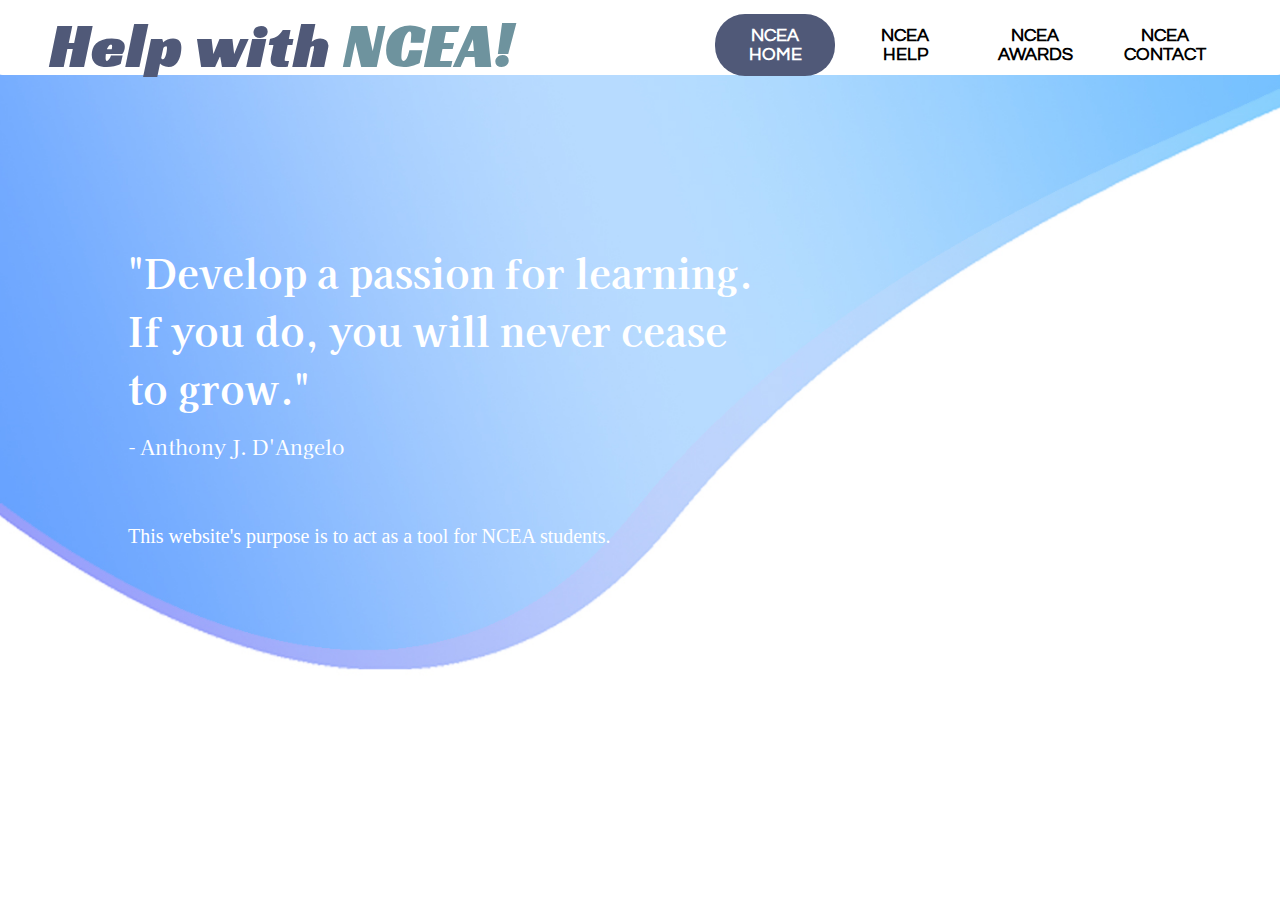
<file: index.html>
<!doctype html>
<meta name="viewport" content="width=device-width">
<!-- Venxia Niu 17282@my.westlakegirls.school.nz -->
<title> index </title>
<link rel="stylesheet" href="styles.css">



<header>
    
<div class="wrapper">
   <div class="navbar navbar_1">
       <div class="logo">Help with<span> NCEA!</span></div>
       <ul class="menu">
           <li><a href="index.html" class="active">ncea home</a></li>
           <li><a href="info.html">NCEA Help</a></li>
           <li><a href="results.html">NCEA Awards</a></li>
           <li><a href="discussion.html">NCEA Contact</a></li>
       </ul>
   </div>

</div>
</header>
<body class="body-index">
    <div class="content">
        <h1>"Develop a passion for learning.<br>
            If you do, you will never cease<br>to grow."</h1>
        <p> - Anthony J. D'Angelo</p>
        </div>
        <div class="purpose">
        <p>This website's purpose is to act as a tool for NCEA students.</p>
        </div>


</body>
</file>
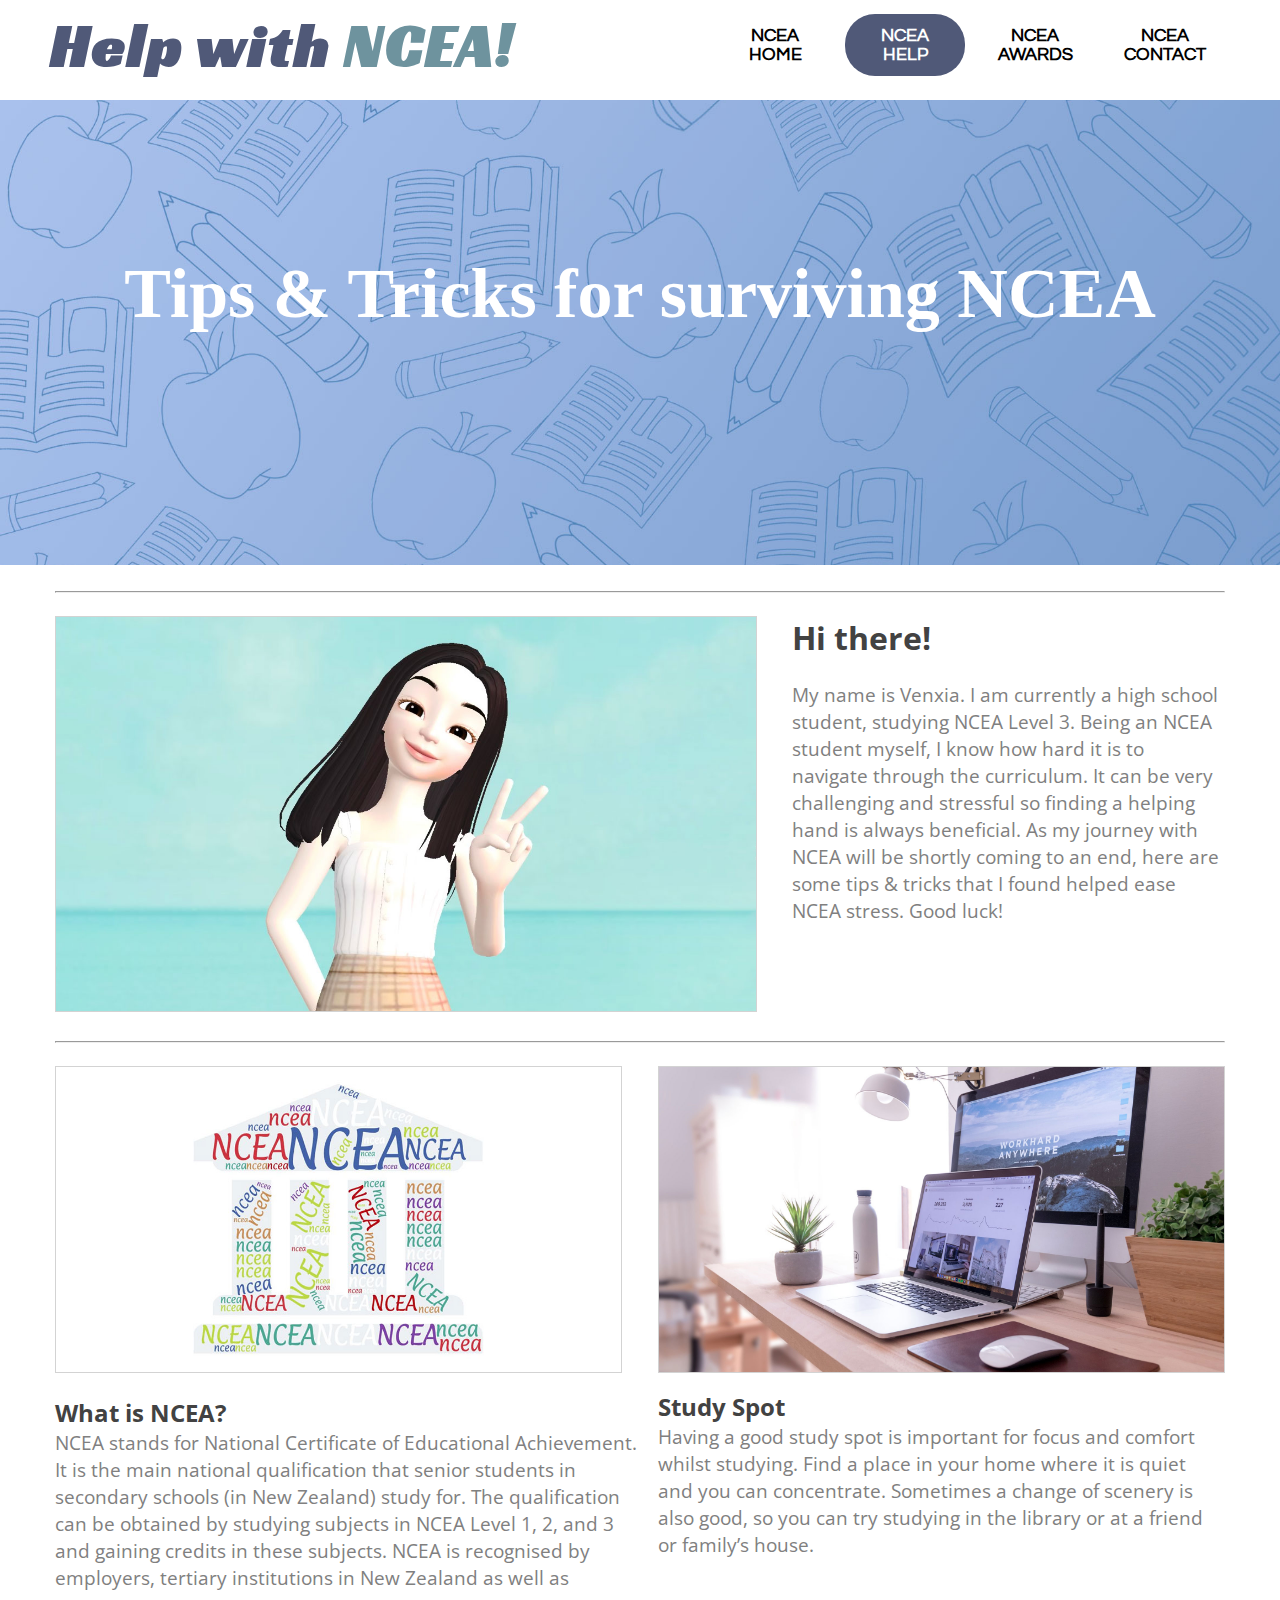
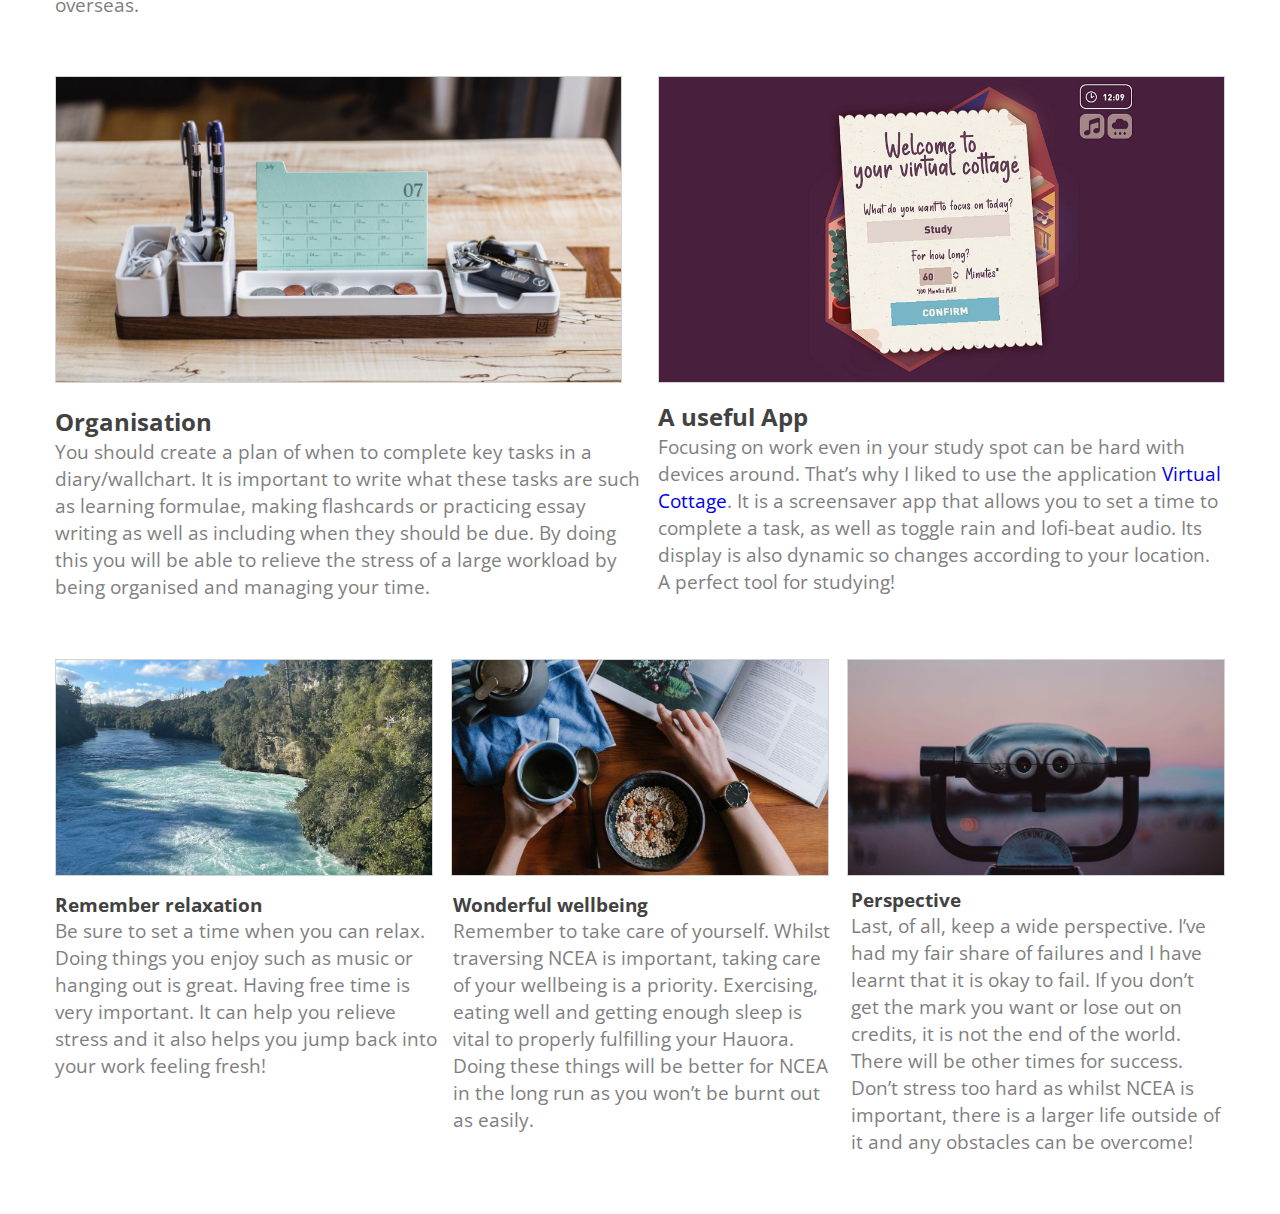
<file: info.html>
<!doctype html>
<!-- Venxia Niu 17282@my.westlakegirls.school.nz -->
<title> info </title>
<meta name="viewport" content="width=device-width">
<link rel="stylesheet" href="styles.css">

<header>
    <div class="wrapper">
       <div class="navbar navbar_1">
           <div class="logo">Help with<span> NCEA!</span></div>
           <ul class="menu">
               <li><a href="index.html">ncea home</a></li>
               <li><a href="info.html"class="active">NCEA Help</a></li>
               <li><a href="results.html">NCEA Awards</a></li>
               <li><a href="discussion.html">NCEA Contact</a></li>
           </ul>
       </div>
    
    </div>
</header>

<body class="info-page">

    <div class="banner-area">
        <h1>Tips & Tricks for surviving NCEA</h1>
    </div>

    <div class="content-area">
        <div class="wrapper-2">
           <hr class="line">
           <div class="introduction">
            <img class="me" src="images/me2.jpg"  alt="My avatar" title="My avatar">
            <h1>Hi there!</h1> <br>
            <p>My name is Venxia. I am currently a high school student, studying NCEA Level 3. Being an NCEA student myself, I know how hard it is to navigate through the curriculum. It can be very challenging and stressful so finding a helping hand is always beneficial.  As my journey with NCEA will be shortly coming to an end, here are some tips & tricks that I found helped ease NCEA stress. Good luck! </p>
        </div>
        <hr>
         <div class="first-table">
            <div class="row">
                <div class="column">
                    <img class="ncea-logo" src="images/ncea.jpg" alt="NCEA image" title="NCEA Wordcloud">
                    <h2>What is NCEA?</h2>
                    <p>NCEA stands for National Certificate of Educational Achievement. It is the main national qualification that senior students in secondary schools (in New Zealand) study for. 
                    The qualification can be obtained by studying subjects in NCEA Level 1, 2, and 3 and gaining credits in these subjects. 
                    NCEA is recognised by employers, tertiary institutions in New Zealand as well as overseas. </p>
                </div>
                <div class="column">
                    <img class="study-img" src="images/study-spot.jpg" alt="Study spot Image" title="Study spot">
                    <h2 class="study-spot-h2">Study Spot</h2>
                    <p class="study-spot-para">Having a good study spot is important for focus and comfort whilst studying. Find a place in your home where it is quiet and you can concentrate. Sometimes a change of scenery is also good, so you can try studying in the library or at a friend or family’s house. 
                    </p>
                </div>
            </div>
        </div>

        <div class="second-table">
            <div class="row">
                <div class="column">
                    <img class="organisation-img" src="images/organise.jpg" alt="Organisation image" title="Organisation">
                    <h2>Organisation</h2>
                    <p>You should create a plan of when to complete key tasks in a diary/wallchart. It is important to write what these tasks are such as learning formulae, making flashcards or practicing essay writing as well as including when they should be due. By doing this you will be able to relieve the stress of a large workload by being organised and managing your time. </p>
                </div>
                <div class="column">
                    <img class="app-img" src="images/virtual-cottage.jpg" alt="virtual cottage image" title="Virtual cottage">
                    <h2 class="app-h2">A useful App</h2>
                    <p class="app-para">Focusing on work even in your study spot can be hard with devices around. That’s why I liked to use the application <a href="https://store.steampowered.com/app/1369320/Virtual_Cottage/" target="_blank">Virtual Cottage</a>. It is a screensaver app that allows you to set a time to complete a task, as well as toggle rain and lofi-beat audio. Its display is also dynamic so changes according to your location. A perfect tool for studying!</p>
                </div>
            </div>
        </div>

        <div class="third-table">
            <div class="row-third">
                <div class="column-third">
                    <img class="relaxation-img" src="images/relax.jpg" alt="relaxation image" title="Relaxation">
                    <h3>Remember relaxation</h3>
                    <p>Be sure to set a time when you can relax. Doing things you enjoy such as music or hanging out is great. Having free time is very important. It can help you relieve stress and it also helps you jump back into your work feeling fresh! </p>
                </div>
                <div class="column-third">
                    <img class="wellbeing-img" src="images/wellbeing.jpg" alt="wellbeing image" title="Wonderful wellbeing">
                    <h3 class="wellbeing-h3">Wonderful wellbeing</h3>
                    <p class="wellbeing-para">Remember to take care of yourself. Whilst traversing NCEA is important, taking care of your wellbeing is a priority. Exercising, eating well and getting enough sleep is vital to properly fulfilling your Hauora. Doing these things will be better for NCEA in the long run as you won’t be burnt out as easily. </p>
                </div>
                <div class="column-third">
                    <img class="perspective-img" src="images/perspective.jpg" alt="Perspective image" title="Perspective">
                    <h3 class="perspective-h3">Perspective</h3>
                    <p class="perspective-para">Last, of all, keep a wide perspective. I’ve had my fair share of failures and I have learnt that it is okay to fail. If you don’t get the mark you want or lose out on credits, it is not the end of the world. There will be other times for success. Don’t stress too hard as whilst NCEA is important, there is a larger life outside of it and any obstacles can be overcome!</p>
                </div>
            </div>
        </div>
    </div>


</body>
</file>
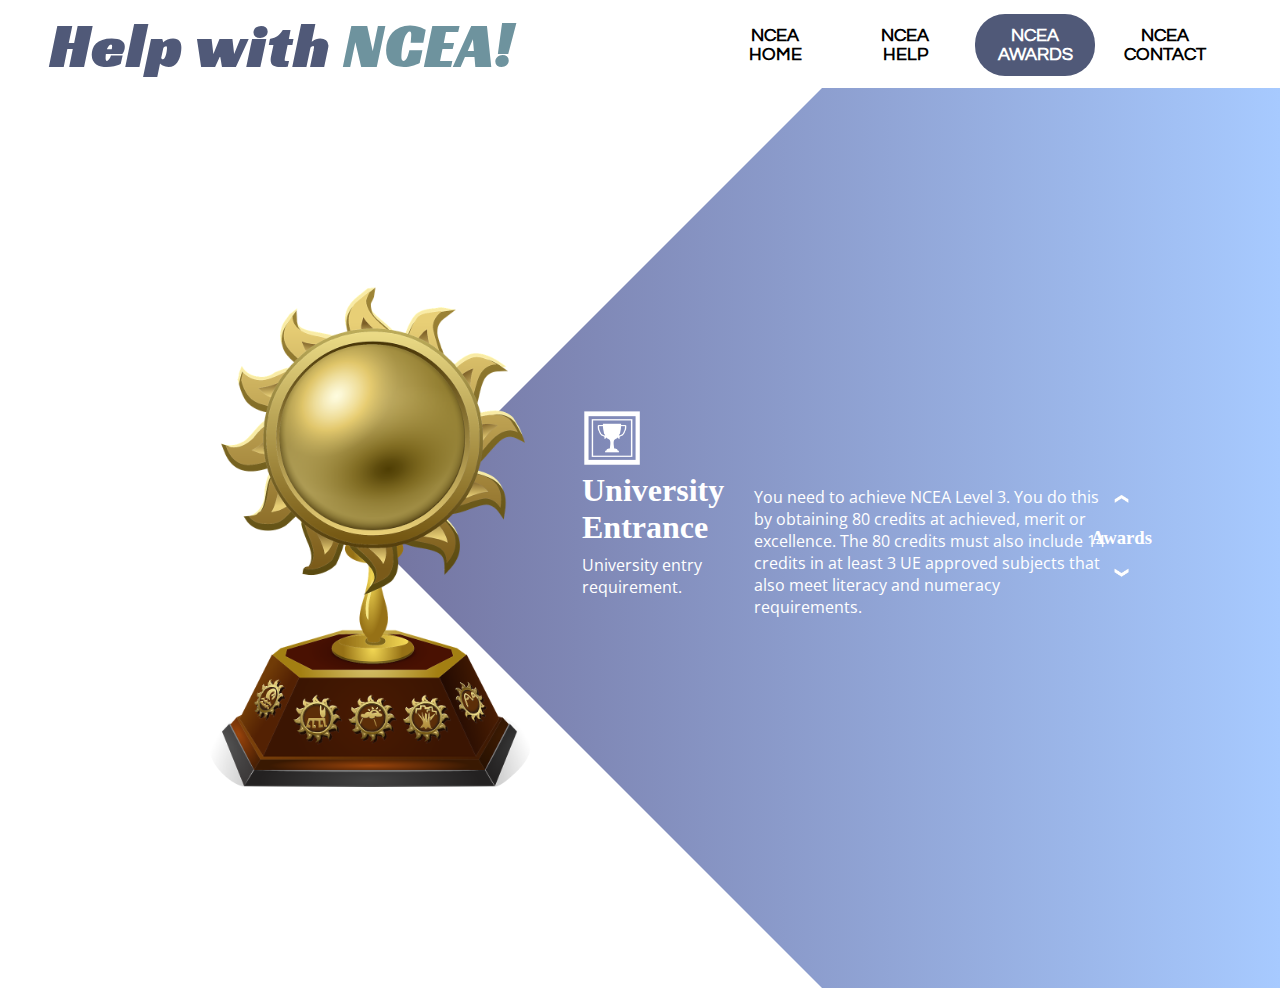
<file: results.html>
<!doctype html>
<!-- Venxia Niu 17282@my.westlakegirls.school.nz -->
<title> results </title>
<meta name="viewport" content="width=device-width">
<link rel="stylesheet" href="styles.css">

<body>
    <div class="wrapper">
       <div class="navbar navbar_1">
           <div class="logo">Help with<span> NCEA!</span></div>
           <ul class="menu">
               <li><a href="index.html">ncea home</a></li>
               <li><a href="info.html">NCEA Help</a></li>
               <li><a href="results.html" class="active">NCEA Awards</a></li>
               <li><a href="discussion.html">NCEA Contact</a></li>
           </ul>
       </div>
    </div>

    <div class="main">
        <div class="information">
            <div class="overlay"></div>
            <img src="images/award.png" class="award">
            <div id="circle">
                <div class="meow one">
                    <div class="row-meow">
                        <div class="column-meow">
                            <img src="images/icon-1.png">
                            <h1>University Entrance</h1>
                            <p>University entry requirement.</p> 
                        </div>
                        <div class="column-meow">
                            <p class="ue-para">You need to achieve NCEA Level 3. You do this by obtaining 80 credits at achieved, merit or excellence. The 80 credits must also include 14 credits in at least 3 UE approved subjects that also meet literacy and numeracy requirements.</p>
                        </div>
                      </div>
                </div>
                <div class="meow two">
                    <div class="row-meow">
                        <div class="column-meow">
                            <img src="images/icon-2.png"> 
                            <h1>Scholarships</h1>
                            <p class="scholar-def">A financial award for students.</p>
                        </div>
                        <div class="column-meow">
                            <p class="scholar-para"> Scholarship assesses a student's ability to showcase their high-level thinking. As well as their skills on integration, incorporation and applying their thinking to complex problems.</p>
                        </div>
                      </div>
                </div>
                <div class="meow three">
                    <div class="row-meow">
                        <div class="column-meow">
                            <img src="images/icon-3.png"> 
                             <h1>Vocational Pathways</h1>
                             <p>A different way to achieve Level 2.</p>
                        </div>
                        <div class="column-meow">
                         <p class="vocation-para">Students can choose different vocational pathways they can study. These can include Construction, Technology, Service or many more. Through these pathways, students can earn credits and can pass NCEA Level 2 if they meet certain requirements. This allows students to get a better understanding of the types of jobs and opportunities	available to them.  </p>
                        </div>
                      </div>
                </div>
                <div class="meow four">
                    <div class="row-meow">
                        <div class="column-meow">
                            <img src="images/icon-4.png">
                            <h1>Endorsements</h1>
                            <p>Recognising high achievement.</p>
                        </div>
                        <div class="column-meow">
                         <p class="endorse-para">Students can  gain an endorsement in two ways. Firstly, A Certificate Endorsement can be obtained at all levels by achieving 50 merit or 50 excellence credits. A Subject Endorsement can be obtained at all levels by achieving 14 credits at achieved, merit or excellence and at least 3 of the 14 credits from an externally assessed standard.  </p> 
                        </div>
                      </div>
                </div>    
            </div>
        </div>

        <div class="controls">
            <img src="images/up.png" id="upbtn">
            <h3>Awards</h3>
            <img src="images/down.png" id="downbtn">
        </div>
    </div>

    
    
    <script>
        var circle = document.getElementById("circle");
        var upbtn = document.getElementById("upbtn");
        var downbtn = document.getElementById("downbtn");

        var rotateValue = circle.style.transform;
        var rotateSum;

        upbtn.onclick = function()
        {
            rotateSum = rotateValue + "rotate(-90deg)";
            circle.style.transform =rotateSum;
            rotateValue = rotateSum;
        }
        downbtn.onclick = function()
        {
            rotateSum = rotateValue + "rotate(90deg)";
            circle.style.transform =rotateSum;
            rotateValue = rotateSum;
        }
    </script>

    </body>
</file>
<file: styles.css>
@import url('https://fonts.googleapis.com/css2?family=Kaisei+Tokumin&family=Questrial&display=swap');
@import url('https://fonts.googleapis.com/css2?family=Racing+Sans+One&display=swap');
@import url('https://fonts.googleapis.com/css2?family=Open+Sans:wght@400;700&display=swap');

header {
  height: 100px;
}

* {
  list-style: none;
  text-decoration: none;
  margin: 0;
  padding: 0;
  box-sizing: border-box;
}

body {
  background-color: white;
  background-size: auto;
  color: #505978;
}

ul li a {
  font-family:'Questrial', sans-serif;
  display: block;
  color: black;
  font-size: 18px;
}

.navbar {
  width: 100%;
  height: 60px;
  background: white;
  margin-top: 15px;
  padding: 0 50px;
  border-radius: 3px;
}

ul.menu {
  display: flex;
}

.navbar ul.menu a{
  margin: 0 5px;
  width: 120px;
  text-align: center;
  padding: 12px;
  text-transform: uppercase;
  font-weight: 600;
  transition: all 0.2s ease;
}

.navbar .logo {
  font-family: 'Racing Sans One', cursive;
  font-weight: 700;
  font-size: 60px;
  letter-spacing: 2px;
}

.navbar .logo span {
  font-family: 'Racing Sans One', cursive;
  color: #6E939E;
}

.navbar_1 {
  display: flex;
  justify-content: space-between;
  align-items: center;
}

.navbar.navbar_1 ul.menu a:hover {
  background: #505978;
  color: #fff;
  border-radius: 30px;
}

.navbar.navbar_1 ul.menu a.active{
  background: #505978;
  color: #fff;
  border-radius: 30px;
}

.test {
  width: 500px;
}

.body-index {
  background-image: url(images/gradientbg.jpg);
  background-repeat: no-repeat;
  background-size: cover;
}
.content h1 { 
  font-family: 'Kaisei Tokumin', serif;
  font-size: 40px;
  font-weight: 100px;
  margin-top: 24px;
  margin-bottom: 15px;
  color: #fff;
}

.content p { 
  font-family: 'Kaisei Tokumin', serif;
  font-size: 20px;
  color: #fff;
}

.content {
  margin-left: 10%;
  margin-top: 10%;
}

.purpose {
  margin-left: 10%;
  margin-top: 5%;
}

.purpose p {
  color: rgb(255, 255, 255);
  font-size: 20px;
}

/* THIS IS THE INFO PAGE NOW*/

.info-page {
  text-align: center;
}

.wrapper-2 {
  width: 1170px;
  margin: 0 auto;
  padding-top: 2%;
  text-align: left;
}

.wrapper-2 hr {
  margin-bottom: 2%;
}


.banner-area {
  width: 100%;
  height: 500px;
  position: fixed;
  top: 100px;
  background-image: url(images/banner-blue.jpg);
  -webkit-background-size: cover;
  background-position: center center;
}

.banner-area h1 {
  color: white;
  padding-top: 12%;
  font-size: 70px;
}

.content-area {
  width: 100%;
  position: relative;
  top: 450px;
  background: #fff;
  height: 100%;
  font-family: 'Open Sans', sans-serif;
}
.wrapper-2 .introduction {
  margin-bottom: 10%;
}

.wrapper-2 h1,
.wrapper-2 h2,
.wrapper-2 h3 {
  color: rgb(66, 66, 66);
}

.wrapper-2 p {
  font-size: 120%;
  position: relative;
  text-align: left;
  color: gray;
}

.wrapper-2 .me {
  width: 60%;
  border: 1px solid lightgray;
  float: left;
  margin-right: 3%;
}


.column {
  float: left;
  width: 50%;
}

/* Clear floats after the columns */
.row:after {
  content: "";
  display: table;
  clear: both;
}

.row .column .ncea-logo {
  width: 97%;
  border: 1px solid lightgray;
  margin-bottom: 3%;
}

.row .column .study-img {
  width: 97%;
  border: 1px solid lightgray;
  float: right;
  margin-bottom: 3%;
}

.row .column .study-spot-para,
.row .column .study-spot-h2 {
  margin-left: 3%;
}

.second-table {
  margin-top: 5%;
  margin-bottom: 5%;
}

.row .column .organisation-img {
  width: 97%;
  border: 1px solid lightgray;
  margin-bottom: 3%;
}

.row .column .app-img {
  width: 97%;
  border: 1px solid lightgray;
  float: right;
  margin-bottom: 3%;
}

.row .column .app-para,
.row .column .app-h2 {
  margin-left: 3%;
}

.column-third {
  float: left;
  width: 33.33%;
}

/* Clear floats after the columns */
.row-third:after {
  content: "";
  display: table;
  clear: both;
}

.row-third .column-third .relaxation-img {
  width: 97%;
  border: 1px solid lightgray;
  margin-bottom: 3%;
}

.row-third .column-third .wellbeing-img {
  width: 97%;
  border: 1px solid lightgray;
  margin-bottom: 3%;
  margin-left: 1.5%;
}

.row-third .column-third .perspective-img {
  width: 97%;
  border: 1px solid lightgray;
  margin-bottom: 3%;
  float: right;
}

.row-third .column-third .wellbeing-para,
.row-third .column-third .wellbeing-h3 {
  margin-left: 2%;
}


.row-third .column-third .perspective-para,
.row-third .column-third .perspective-h3 {
  margin-left: 4%;
}

.column-third {
  margin-bottom: 5%;
}

/*This is for tracker page*/

.main {
  width: 100%;
  height: 100vh;
  position: relative;
  overflow: hidden;
  background: linear-gradient(to right, #5e5078, #a7caff);
  margin-top: 1%;
}

.information {
  width: 1000px;
  height: 1000px;
  position: absolute;
  top: 50%;
  left: -10%;
  transform: translateY(-50%);
}

#circle {
  width: 1000px;
  height: 1000px;
  position: absolute;
  top: 0;
  left: 0;
  border-radius: 50%;
  transform: rotate(0deg);
  transition: 1s;
}

.meow img {
  width: 60px;
}

.meow {
  position: absolute;
  /* display: flex; */
  color: #fff;
}

.meow div {
  margin-left: 30px;
}

.meow p {
  margin-top: 8px;
  font-family: 'Open Sans', sans-serif;
}

.one {
  margin-left: 650px;
  margin-top: 370px;
}

.two {
  margin-top: 50px;
  margin-left: 200px;
  margin-right: 350px;
  transform: rotate(-90deg);
}


.three {
  top: 450px;
  right: 640px;
  transform: rotate(-180deg);
}

.four {
 top: 870px;
 left: 180px;
 transform: rotate(-270deg);
}

.award {
  width: 500px;
  position: absolute;
  top: 50%;
  left: 25%;
  transform: translateY(-50%);
  z-index: 1;
}

.controls {
  position: absolute;
  right: 10%;
  top: 50%;
  transform: translateY(-50%);
  text-align: center;
}

.controls h3 {
  margin: 15px 0;
  color: #fff;
}

#upbtn {
  width: 15px;
  cursor: pointer;
}

#downbtn {
  width: 15px;
  cursor: pointer;
}


.overlay {
  width: 0;
  height: 0;
  border-top: 500px solid #fff;
  border-right: 500px solid transparent;
  border-bottom: 500px solid #fff;
  border-left: 500px solid #fff;
  position: absolute;
  left: 0;
  top: 0;
}


.row-meow {
  display: flex;
}

.column-meow {
  flex: 500px;
}


.meow .endorse-para {
  text-align: left;
  float: left;
  width: 350px;
}

.meow .ue-para {
  padding-top: 70px;
  width: 300%;
  float: left;
  text-align: left;
}

.meow .scholar-para {
  padding-top: 65px;
  width: 200%;
  float: left;
  text-align: left;
}

.meow .vocation-para {
  width: 310%;
  float: left;
  text-align: left;
  padding-top: 10px;
}

.meow .ue-para,
.meow .scholar-para,
.meow .vocation-para,
.meow .endorse-para {
  font-family: 'Open Sans', sans-serif;
}

/* This is for the contact us page*/

.contact-us {
  margin: 0;
  padding: 0;
  box-sizing: border-box;
  font-family: 'Open Sans', sans-serif;
  min-height: 100%;
  width: 100%;
  background: url(images/contactbg.jpg);
  background-repeat: no-repeat;
  background-size: cover;
}

.container {
  margin: auto;
  margin-top: 85px;
  width: 80%;
  background: #fff;
  border-radius: 6px;
  padding: 30px 60px 40px 40px;
  box-shadow: 0 5px 10px rgba(0, 0, 0, 0.5);
}

.container .content-discussion {
  display: flex;
  align-items: center;
  justify-content: space-between;
}

.container .content-discussion .left-side {
  width: 25%;
  height: 100%;
  margin-top: 15px;
  position: relative;
}

.content-discussion .left-side::before{
  content: '';
  position: absolute;
  height: 70%;
  width: 2px;
  right: -25px;
  top: 50%;
  transform: translateY(-50%);
  background: gray;
}

.content-discussion .left-side .details {
  margin: 14px;
  text-align: center;
}

.content-discussion .left-side .details i{
  font-size: 30px;
  color: #6E939E;
}

.content-discussion .left-side .details .topic {
  font-size: 18px;
  font-weight: 500;
  margin-bottom: 10px;
}

.content-discussion .left-side .details .text-one {
  font-size: 14px;
  color: gray;
}
.container .content-discussion .right-side {
  width: 75%;
  margin-left: 75px;
}

.container .content-discussion .right-side .topic-text {
  font-size: 23px;
  font-weight: 600;
  color: #6E939E;
}

.right-side .input-box {
  height: 50px;
  width: 100%;
  margin: 12px 0;
}

.right-side .input-box input{
  height: 100%;
  width: 100%;
  border: none;
  border-radius: 6px;
  background: #f0f1f8;
  padding: 0 15px;
}

::-webkit-input-placeholder { 
  font-family: 'Open Sans', sans-serif;
  font-size: 13px;
}

.right-side .message-box {
  min-height: 110px;
  resize: none;
  margin-top: 10px;
}

.right-side .button {
  margin-top: 6px;
  display: inline-block;
}

.right-side .button button[type="submit"] {
  color: #fff;
  font-size: 18px;
  outline: none;
  border: none;
  padding: 8px 16px;
  border-radius: 6px;
  background: #6E939E;
  cursor: pointer;
  transition: all 0.4s ease;
}

.button button[type="submit"]:hover {
  background: #496168;
}

/*THANK U PAGE*/


.thanks {
  min-height: 100vh;
  width: 100%;
  background: #fff;
  align-items: center;
  justify-content: center;
}

.containerty i{
  font-size: 100px;
  display: flex;
  align-items: center;
  justify-content: center;
  color: #fff;
}

.containerty {
    height: 80%;
    width: 80%;
    background: radial-gradient(#8165b6, #a7caff);
    border-radius: 6px;
    padding: 20px 60px 40px 40px;
    box-shadow: 0 5px 10px rgba(0, 0, 0, 0.5);
    justify-content: center;
    margin: auto;
    margin-top: 20%;
}

.tytext {
  display: flex;
  align-items: center;
  justify-content: center;
  color: #fff;
}

.smilebtn :hover {
  color: black;
  transition: all 0.5s ease;
}
</file>
